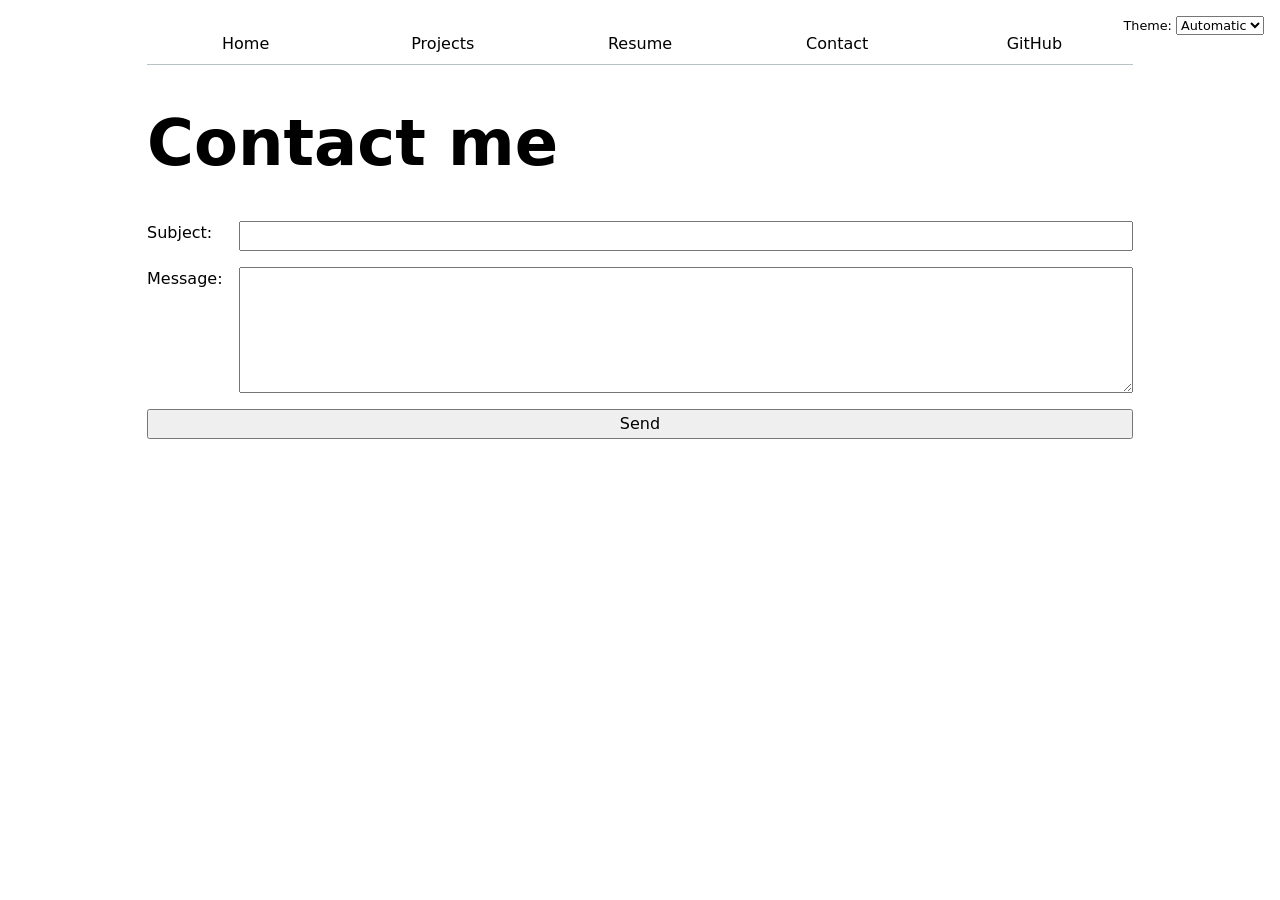
<file: contact/index.html>
<!DOCTYPE html>
<html lang="en">
<head>
	<meta charset="UTF-8">
	<meta name="viewport" content="width=device-width, initial-scale=1.0">
	<title>Contact | Krishang</title>
	<link rel="stylesheet" href="../style.css">
	<script type="module" src="../global.js"></script>
</head>
<body>
	<h1>Contact me</h1>

	<form action="mailto:krishangkhandelwal2006@gmail.com" method="GET">
		<label>
			Subject:
			<input type="text" name="subject" required>
		</label>
		<label>
			Message:
			<textarea name="body" rows="5" required></textarea>
		</label>
		<button type="submit">Send</button>
	</form>
</body>
</html>
</file>
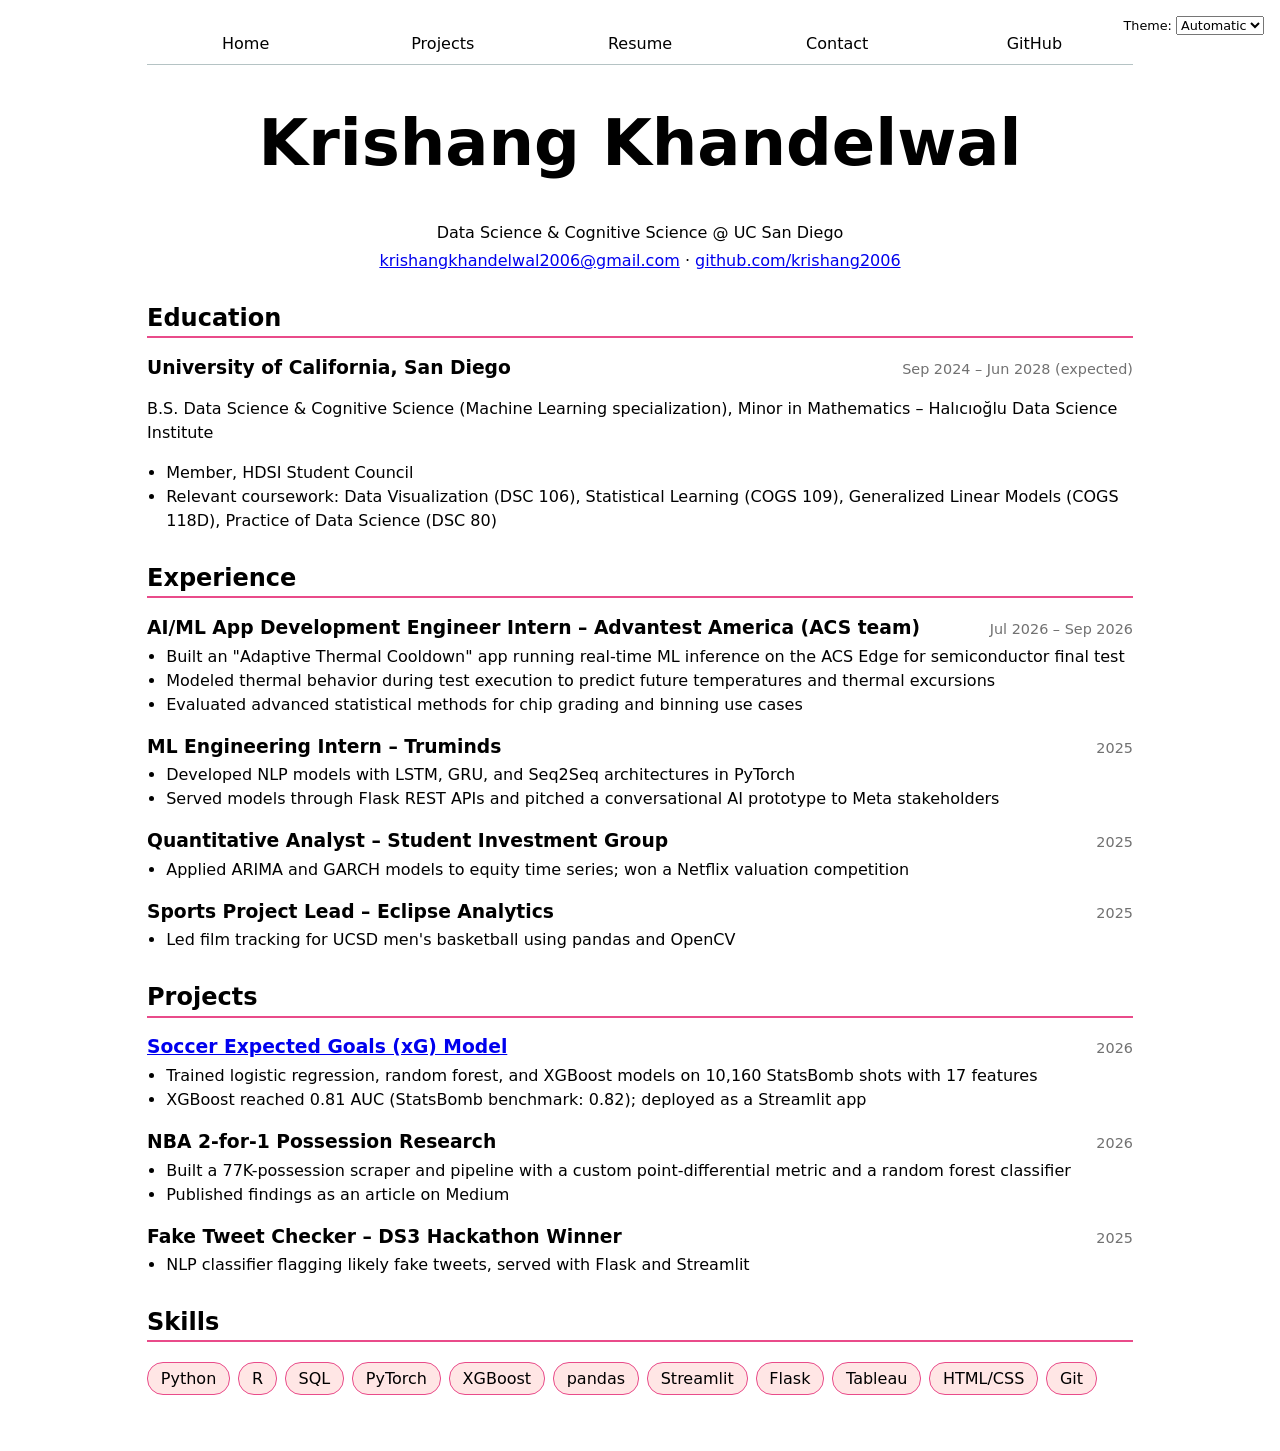
<file: resume/index.html>
<!DOCTYPE html>
<html lang="en">
<head>
	<meta charset="UTF-8">
	<meta name="viewport" content="width=device-width, initial-scale=1.0">
	<title>Resume | Krishang</title>
	<link rel="stylesheet" href="../style.css">
	<script type="module" src="../global.js"></script>
</head>
<body class="resume">
	<header>
		<h1>Krishang Khandelwal</h1>
		<p>Data Science &amp; Cognitive Science @ UC San Diego</p>
		<p>
			<a href="mailto:krishangkhandelwal2006@gmail.com">krishangkhandelwal2006@gmail.com</a> ·
			<a href="https://github.com/krishang2006" target="_blank">github.com/krishang2006</a>
		</p>
	</header>

	<section>
		<h2>Education</h2>
		<article>
			<header>
				<h3>University of California, San Diego</h3>
				<span class="dates"><time datetime="2024-09">Sep 2024</time> – <time datetime="2028-06">Jun 2028 (expected)</time></span>
			</header>
			<p>B.S. Data Science &amp; Cognitive Science (Machine Learning specialization), Minor in Mathematics – Halıcıoğlu Data Science Institute</p>
			<ul>
				<li>Member, HDSI Student Council</li>
				<li>Relevant coursework: Data Visualization (DSC 106), Statistical Learning (COGS 109), Generalized Linear Models (COGS 118D), Practice of Data Science (DSC 80)</li>
			</ul>
		</article>
	</section>

	<section>
		<h2>Experience</h2>
		<article>
			<header>
				<h3>AI/ML App Development Engineer Intern – Advantest America (ACS team)</h3>
				<span class="dates"><time datetime="2026-07">Jul 2026</time> – <time datetime="2026-09">Sep 2026</time></span>
			</header>
			<ul>
				<li>Built an "Adaptive Thermal Cooldown" app running real-time ML inference on the ACS Edge for semiconductor final test</li>
				<li>Modeled thermal behavior during test execution to predict future temperatures and thermal excursions</li>
				<li>Evaluated advanced statistical methods for chip grading and binning use cases</li>
			</ul>
		</article>
		<article>
			<header>
				<h3>ML Engineering Intern – Truminds</h3>
				<span class="dates"><time datetime="2025">2025</time></span>
			</header>
			<ul>
				<li>Developed NLP models with LSTM, GRU, and Seq2Seq architectures in PyTorch</li>
				<li>Served models through Flask REST APIs and pitched a conversational AI prototype to Meta stakeholders</li>
			</ul>
		</article>
		<article>
			<header>
				<h3>Quantitative Analyst – Student Investment Group</h3>
				<span class="dates"><time datetime="2025">2025</time></span>
			</header>
			<ul>
				<li>Applied ARIMA and GARCH models to equity time series; won a Netflix valuation competition</li>
			</ul>
		</article>
		<article>
			<header>
				<h3>Sports Project Lead – Eclipse Analytics</h3>
				<span class="dates"><time datetime="2025">2025</time></span>
			</header>
			<ul>
				<li>Led film tracking for UCSD men's basketball using pandas and OpenCV</li>
			</ul>
		</article>
	</section>

	<section>
		<h2>Projects</h2>
		<article>
			<header>
				<h3><a href="https://github.com/krishang2006/soccer-xg" target="_blank">Soccer Expected Goals (xG) Model</a></h3>
				<span class="dates"><time datetime="2026">2026</time></span>
			</header>
			<ul>
				<li>Trained logistic regression, random forest, and XGBoost models on 10,160 StatsBomb shots with 17 features</li>
				<li>XGBoost reached 0.81 AUC (StatsBomb benchmark: 0.82); deployed as a Streamlit app</li>
			</ul>
		</article>
		<article>
			<header>
				<h3>NBA 2-for-1 Possession Research</h3>
				<span class="dates"><time datetime="2026">2026</time></span>
			</header>
			<ul>
				<li>Built a 77K-possession scraper and pipeline with a custom point-differential metric and a random forest classifier</li>
				<li>Published findings as an article on Medium</li>
			</ul>
		</article>
		<article>
			<header>
				<h3>Fake Tweet Checker – DS3 Hackathon Winner</h3>
				<span class="dates"><time datetime="2025">2025</time></span>
			</header>
			<ul>
				<li>NLP classifier flagging likely fake tweets, served with Flask and Streamlit</li>
			</ul>
		</article>
	</section>

	<section>
		<h2>Skills</h2>
		<ul class="skills">
			<li>Python</li>
			<li>R</li>
			<li>SQL</li>
			<li>PyTorch</li>
			<li>XGBoost</li>
			<li>pandas</li>
			<li>Streamlit</li>
			<li>Flask</li>
			<li>Tableau</li>
			<li>HTML/CSS</li>
			<li>Git</li>
		</ul>
	</section>
</body>
</html>
</file>
<file: style.css>
/* ===== Global ===== */
html {
  --color-accent: oklch(65% 50% 0);
  accent-color: var(--color-accent);
  color-scheme: light dark;
}

body {
  /* 1.5 line height, OS UI font */
  font: 100%/1.5 system-ui;
  /* Lab 2 Step 1: keep content readable and centered */
  max-width: 100ch;
  margin-inline: max(1em, (100% - 100ch) / 2);
  padding: 1em;
}

img {
  max-width: 100%;
  height: auto;
}

/* ===== Headings (Step 4.4) ===== */
h1 {
  font-size: 400%;
}

h1, h2, h3, h4, h5, h6 {
  line-height: 1.1;
  text-wrap: balance;
}

/* ===== Navigation (Step 2) ===== */
nav {
  /* Lab 3 Step 4.1: semi-transparent border adapts to light/dark mode */
  --border-color: oklch(50% 10% 200 / 40%);
  display: flex;
  margin-bottom: 1em;
  border-bottom: 1px solid var(--border-color);

  ul, li {
    display: contents;
  }

  a {
    flex: 1;
    text-decoration: none;
    color: inherit;
    text-align: center;
    padding: 0.5em;
  }

  a.current {
    border-bottom: 0.4em solid var(--border-color);
    padding-bottom: 0.1em;
    font-weight: bold;
  }

  a:hover {
    border-bottom: 0.4em solid var(--color-accent);
    padding-bottom: 0.1em;
    /* Lab 3 Step 4.1: mix accent with the canvas color so it works in dark mode */
    background-color: color-mix(in oklch, var(--color-accent), canvas 85%);
  }
}

/* ===== Dark mode switcher (Lab 3 Step 4.3) ===== */
.color-scheme {
  position: absolute;
  top: 1rem;
  right: 1rem;
  font-size: 80%;
  font-family: inherit;
}

/* ===== Contact form (Step 3) ===== */
input, textarea, button, select {
  font: inherit;
}

form {
  display: grid;
  grid-template-columns: auto 1fr;
  gap: 1em;

  label {
    display: grid;
    grid-template-columns: subgrid;
    grid-column: 1 / -1;
  }

  button {
    grid-column: 1 / -1;
  }
}

/* ===== Projects grid (Step 4) ===== */
.projects {
  display: grid;
  grid-template-columns: repeat(auto-fill, minmax(15em, 1fr));
  gap: 1em;

  article {
    display: grid;
    grid-template-rows: subgrid;
    grid-row: span 3;
    gap: 0.5em;

    h2, h3 {
      margin: 0;
    }

    .year {
      margin: 0;
      color: oklch(55% 0% 0);
      font-family: Baskerville, Georgia, serif;
      font-variant-numeric: oldstyle-nums;
    }
  }
}

/* ===== GitHub stats (Lab 4 Step 3) ===== */
#profile-stats dl {
  display: grid;
  grid-template-columns: repeat(4, 1fr);
  gap: 0.5em 1em;
  margin: 0;
  padding: 1em;
  border: 1px solid oklch(50% 10% 200 / 40%);
  border-radius: 0.5em;
  text-align: center;

  dt {
    grid-row: 1;
    font-size: 80%;
    text-transform: uppercase;
    letter-spacing: 0.05em;
    color: oklch(55% 0% 0);
  }

  dd {
    grid-row: 2;
    margin: 0;
    font-size: 200%;
    font-weight: bold;
  }
}

/* ===== Resume (Step 5) ===== */
.resume {
  header {
    text-align: center;
    margin-bottom: 2em;

    p {
      margin: 0.25em 0;
    }
  }

  section {
    margin-bottom: 2em;

    h2 {
      border-bottom: 2px solid var(--color-accent);
      padding-bottom: 0.2em;
    }
  }

  article {
    margin-bottom: 1.25em;

    header {
      display: flex;
      flex-wrap: wrap;
      justify-content: space-between;
      align-items: baseline;
      gap: 0.5em;
      text-align: left;
      margin-bottom: 0.25em;

      h3 {
        margin: 0;
      }

      .dates {
        color: oklch(55% 0% 0);
        font-size: 90%;
      }
    }

    ul {
      margin: 0;
      padding-left: 1.2em;
    }
  }

  .skills {
    display: flex;
    flex-wrap: wrap;
    gap: 0.5em;
    list-style: none;
    padding: 0;

    li {
      background-color: color-mix(in oklch, var(--color-accent), canvas 85%);
      border: 1px solid var(--color-accent);
      border-radius: 1em;
      padding: 0.2em 0.8em;
    }
  }
}
</file>
